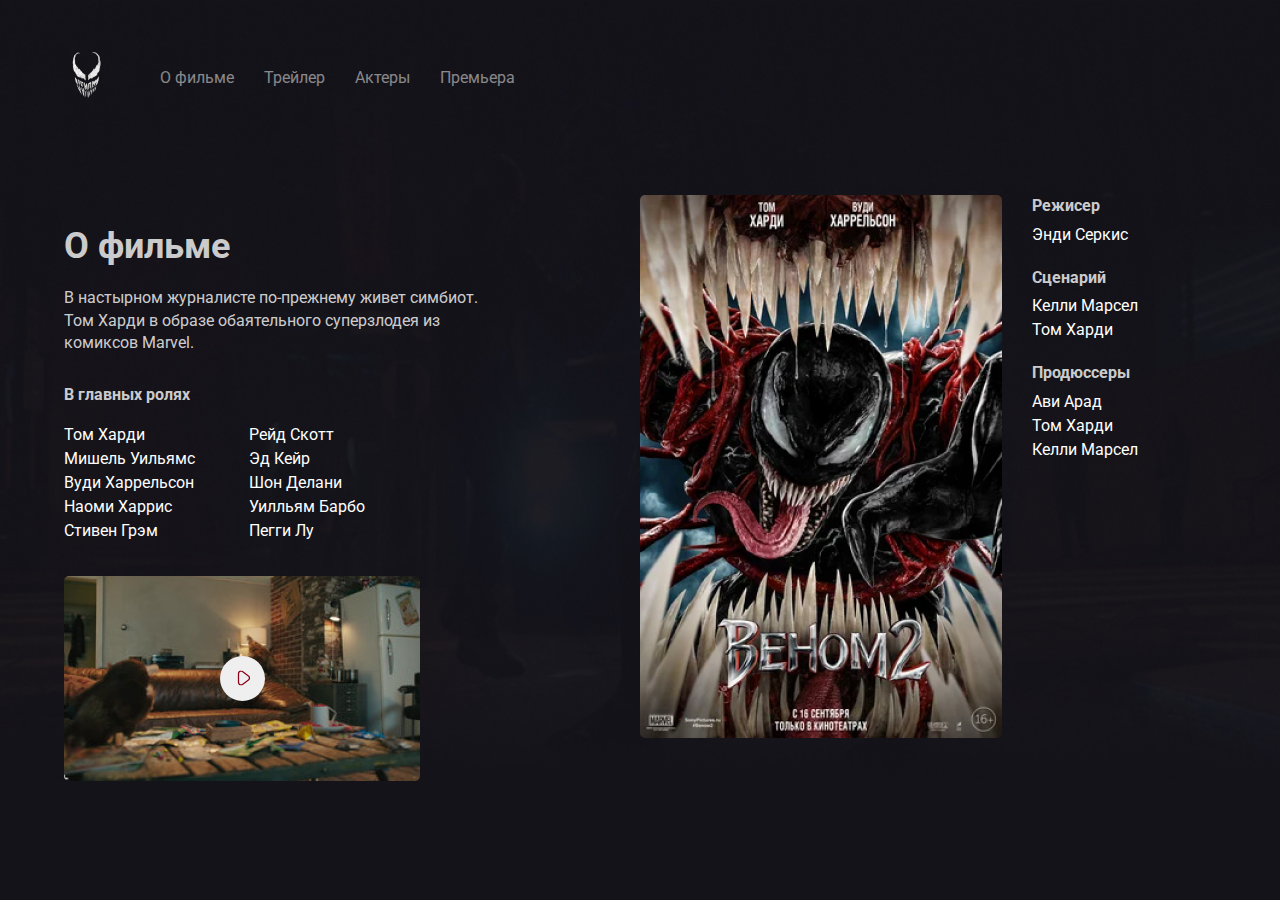
<file: about.html>
<!DOCTYPE html>
<html lang="ru">
<head>
    <meta charset="UTF-8">
    <meta name="viewport" content="width=device-width, initial-scale=1.0">
    <title>О фильме</title>
    <link rel="preconnect" href="https://fonts.gstatic.com">
    <link href="https://fonts.googleapis.com/css2?family=Roboto:ital,wght@0,700;1,400&display=swap" rel="stylesheet"> 
    <link rel="stylesheet" href="css/normalize.css">
    <link rel="stylesheet" href="css/style.css">
</head>
<body class="primary-bg">
    <div class="conteiner">
        <header class="header">
            <a href="/" class="logo-link">
                <img width="46" height="71" src="img/logo.png" alt="logo" class="logo-image">
            </a>
            <nav class="nav">
                <button class="menu-button">
                    <span class="menu-button-text">Меню</span>
                    <img src="img/menu.svg" alt="icon: menu" class="meny-button-icon">
                </button>
                <button class="menu-close">
                    <span class="menu-close-text">Закрыть</span>
                    <img src="img/arrow.svg" alt="icon: arrow right" class="menu-close-icon">
                </button>
                <ul class="nav-menu">
                    <li class="nav-menu-item">
                        <a href="#" class="nav-menu-link">О фильме</a>
                    </li>
                    <li class="nav-menu-item">
                        <a href="#" class="nav-menu-link">Трейлер</a>
                    </li>
                    <li class="nav-menu-item">
                        <a href="#" class="nav-menu-link">Актеры</a>
                    </li>
                    <li class="nav-menu-item">
                        <a href="#" class="nav-menu-link">Премьера</a>
                    </li>
                </ul>
            </nav>
        </header>
        <div class="content">
            <div class="col">
                <h2 class="content-title">О фильме</h2>
                <p class="content-text">В настырном журналисте по-прежнему живет симбиот. Том Харди в образе обаятельного суперзлодея из комиксов Marvel.</p>
                <h3 class="content-subtitle">В главных ролях</h3>
                <ul class="list column-2">
                    <li class="list-item">Том Харди</li>
                    <li class="list-item">Мишель Уильямс</li>
                    <li class="list-item">Вуди Харрельсон</li>
                    <li class="list-item">Наоми Харрис</li>
                    <li class="list-item">Стивен Грэм</li>
                    <li class="list-item">Рейд Скотт</li>
                    <li class="list-item">Эд Кейр</li>
                    <li class="list-item">Шон Делани</li>
                    <li class="list-item">Уилльям Барбо</li>
                    <li class="list-item">Пегги Лу</li>
                </ul>
                <div class="trailer">
                    <button class="play">
                        <img src="img/play.svg" alt="icon: play" class="play-icon">
                    </button>
                </div>
                <!-- /.trailer -->
            </div>
            <!-- /.col -->
            <div class="col">
                <div class="poster-wrapper">
                    <img src="img/poster.jpg" alt="poster" class="poster">
                    <div class="creators">
                        <h3 class="content-subtitle">Режисер</h3>
                        <ul class="list">
                            <li class="list-item">Энди Серкис</li>
                        </ul>
                        <h3 class="content-subtitle">Сценарий</h3>
                        <ul class="list">
                            <li class="list-item">Келли Марсел</li>
                            <li class="list-item">Том Харди</li>
                        </ul>
                        <h3 class="content-subtitle">Продюссеры</h3>
                        <ul class="list">
                            <li class="list-item">Ави Арад</li>
                            <li class="list-item">Том Харди</li>
                            <li class="list-item">Келли Марсел</li>
                        </ul>
                    </div>
                    <!-- /.creators -->
                </div>
                <!-- /.poster-wrapper -->
            </div>
            <!-- /.col -->
        </div>
        <!-- /.content -->
    </div>
    <!-- /.conteiner -->
    <script src="js/main.js"></script>
</body>
</html>
</file>
<file: css/style.css>
body {
    color: #fff;
    background-color: #14131A;
    font-family: 'Roboto', sans-serif;
}
img {
    max-width: 100%;
}
.conteiner {
    /*max-width: 1140px;*/
    width: 90%;
    margin: auto;
}
.header {
    display: flex;
    align-items: center;
    padding-top: 40px;
    margin-bottom: 80px;
}
.logo-link {
    display: inline-block;
    margin-right: 50px;
}
.nav-menu {
    margin: 0;
    padding: 0;
    list-style: none;
    display: flex;
}
.nav-menu-item {
    margin-right: 30px;
}
.nav-menu-link {
    text-decoration: none;
    color: rgba(255, 255, 255, 0.5);
}
.film-date {
    display: block;
    font-size: 24px;
    line-height: 28px;
    color: rgba(255, 255, 255, 0.8);
    margin-bottom: 2%;
}
.film-description {
    margin-top: 3%;
    max-width: 423px;
    font-size: 16px;
    line-height: 140%;
    color: rgba(255, 255, 255, 0.8);
}
.film-logo {
    width: 70%;
}
.button {
    padding: 15px 30px;
    border: none;
    border-radius: 5px;
    text-decoration: none;
    cursor: pointer;
}
.button-icon, 
.button-text {
    display: inline-block;
    vertical-align: middle;
}
.button-text {
    font-size: 16px;
    line-height: 16px;
    margin-left: 10px;
}
.button-primary {
    background-color: #fff;
    color: #8D0019;
}
.button-link {
    color: #fff;
}
.button-group {
    margin-top: 5%;
}
.venom {
    position: absolute;
    top: 15%;
    right: 0;
    max-width: 728px;
    width: 40%;
}
.blood {
    background: url("../img/blood.png") no-repeat top right / 70%, #14131A
                url("../img/background2.jpg") no-repeat center center / 100%; 
}
.primary-bg {
    background: #14131A
                url("../img/background2.jpg") no-repeat center center / 100%; 
}
.content {
    display: flex;
}
.col {
    flex-basis: 50%;
}
.content-title {
    font-weight: bold;
    font-size: 36px;
    line-height: 42px;
    color: rgba(255, 255, 255, 0.8);
    margin-bottom: 20px;
}
.content-text {
    font-size: 16px;
    line-height: 140%;
    color: rgba(255, 255, 255, 0.8);
    max-width: 423px;
    margin-bottom: 30px;
}
.content-subtitle {
    font-weight: bold;
    font-size: 16px;
    line-height: 140%;
    color: rgba(255, 255, 255, 0.8);
    margin-bottom: 15px;
    margin-top: 0;
}
.content .list {
    list-style: none;
    padding: 0;
}
.list-item {
    line-height: 1.5;
}
.column-2 {
    -webkit-column-count: 2;
    -moz-column-count: 2;
    column-count: 2;
    -webkit-column-gap: 20px;
    -moz-column-gap: 20px;
    column-gap: 20px;
    max-width: 350px;
}
.content .trailer {
    width: 356px;
    height: 205px;
    background: url("../img/trailer-cover.jpg") no-repeat center / contain;
    border-radius: 5px;
    display: flex;
    align-items: center;
    justify-content: center;
    margin-top: 33px;
}
.trailer .play {
    width: 45px;
    height: 45px;
    border-radius: 50%;
    border: none;
    cursor: pointer;
}
.trailer .play-icon {
    transform: translate(1px, 2px);
}
.poster-wrapper {
    display: flex;
    align-items: start;

}
.poster {
    width: 362px;
    height: 543px;
    border-radius: 5px;
    margin-right: 30px;
}
.poster-wrapper .content-subtitle {
    margin-bottom: 5px;
}
.poster-wrapper .list {
    margin: 0;
    margin-bottom: 20px;
}
.menu-button {
    display: none;
}
.menu-close {
    display: none;
}
@media (max-width: 1024px) {
    .content {
        flex-direction: column;
        padding-bottom: 5%;
    }
    .col {
        margin-bottom: 5%;
    }
    .header {
        margin-bottom: 4%;
    }
    .film {
        margin-top: 20%;
    }
}
@media (max-width: 768px) {
    .blood {
        background: #14131A;
    }
    .venom {
        top: 15%;
    }
}
@media (max-width: 576px) {
    .nav-menu {
        position: fixed;
        left: 0;
        top: 0;
        width: 100%;
        height: 100%;
        z-index: 9;
        background-color: #fff;
        display: flex;
        justify-content: center;
        align-items: center;
        flex-direction: column;
        transform: translateX(100%);
        transition: transform 0.2s;
    }
    .nav-menu-item {
        margin-bottom: 2%;
        margin-top: 2%;
        margin-right: 0;
    }
    .menu-close {
        position: fixed;
        right: 25px;
        top: 65px;
        opacity: 0;
        display: flex;
        align-items: center;
        z-index: 10;
        border: none;
        background-color: #fff;
        cursor: pointer;
        transform: translateX(300%);
        transition: transform 0.2s;
        transition-delay: 0.3s;
    }
    .is-active {
        transform: translateX(0%);
        opacity: 1;
    }
    .menu-close-text {
        margin-right: 10px;
    }
    .nav-menu-link {
        color: #14131a;
    }
    .nav {
        margin-left: auto;
    }
    .menu-button {
        display: flex;
        align-items: center;
        justify-content: center;
        padding: 10px;
        border: none;
        background-color: #14131a;
        cursor: pointer;
        color: #fff;
    }
    .menu-button-text {
        margin-right: 10px;
    }
    .button-group {
        display: flex;
        align-items: center;
        justify-content: center;
        flex-direction: column;
    }
    .film-text {
        text-align: center;
    }
    .poster-wrapper {
        flex-direction: column;
    }
    .poster {
        margin-bottom: 4%;
        margin-right: 0;
        width: 100%;
        max-width: 350px;
    }
    .content .trailer {
        max-width: 350px;
        width: 100%;
    }
    .column-2 {
        column-count: 1;
    }
}
</file>
